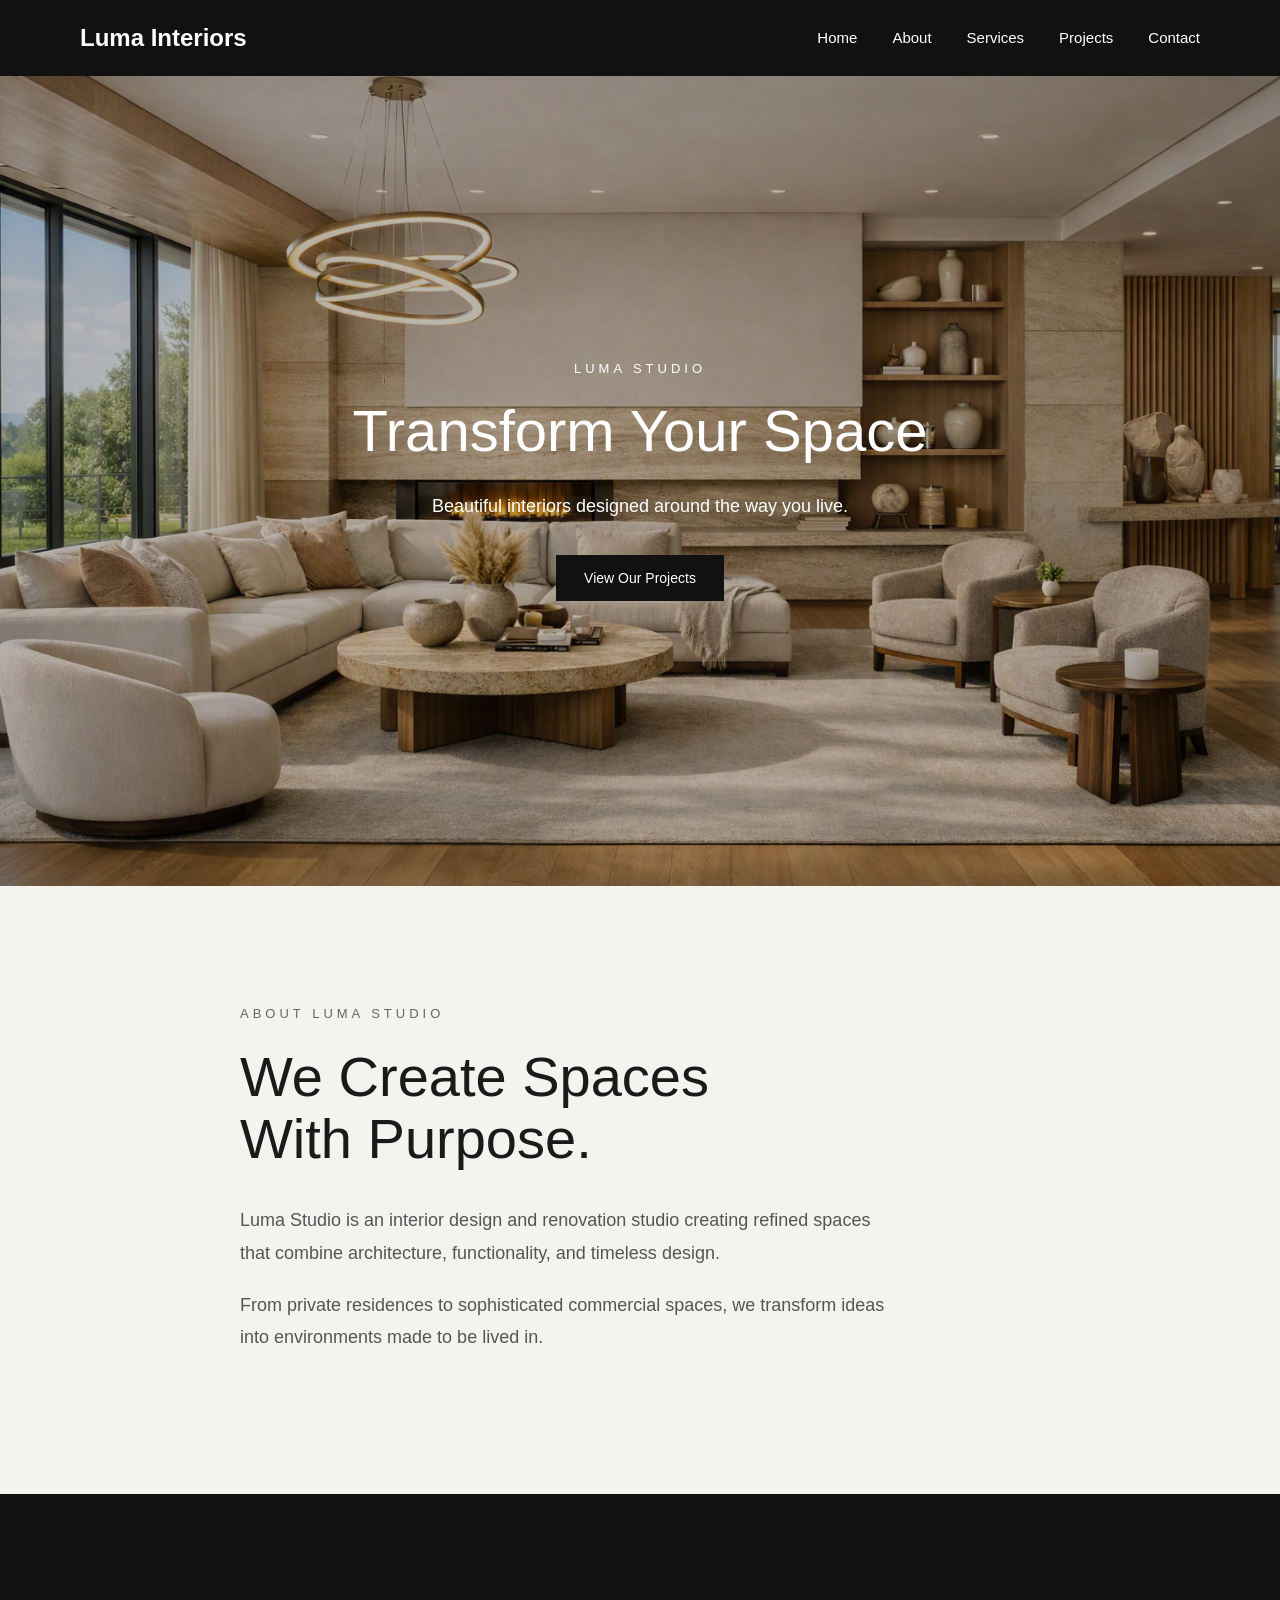
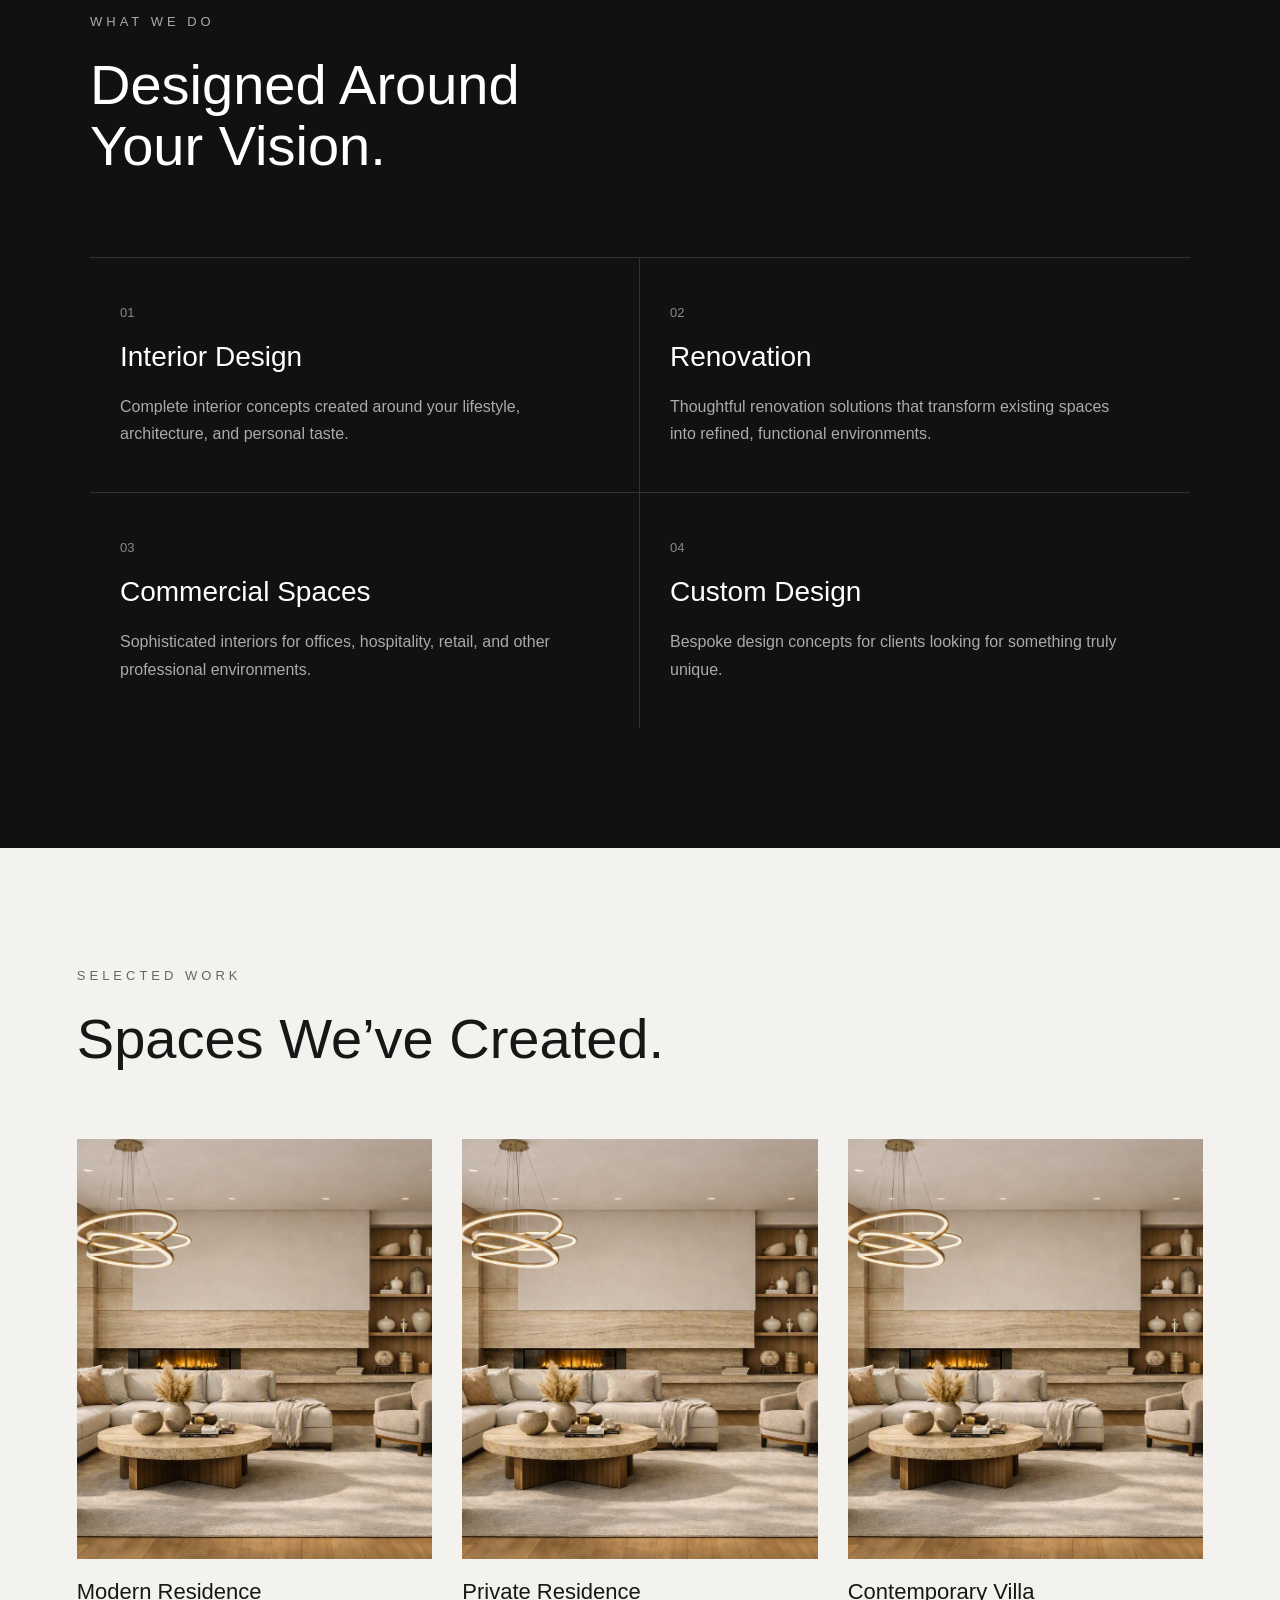
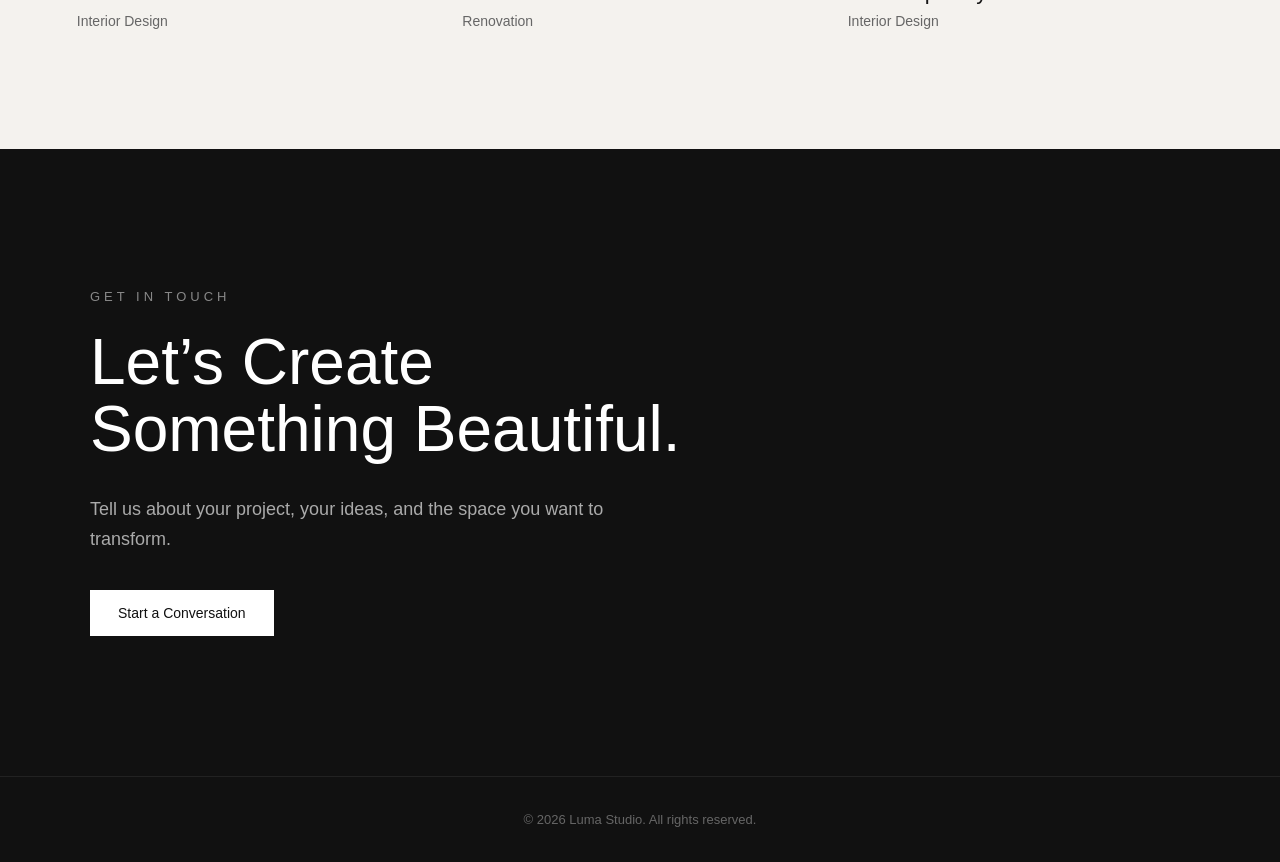
<file: index.html>
<!DOCTYPE html>
<html lang="en">

<head>
    <meta charset="UTF-8">
    <meta name="viewport" content="width=device-width, initial-scale=1.0">

    <title>Luma Studio</title>

    <link rel="stylesheet" href="style.css">
</head>

<body>

    <!-- HEADER -->
    <header>
        <nav>
            <h1 id="cms-business-name">Luma Studio</h1>

            <ul>
                <li><a href="#home">Home</a></li>
                <li><a href="#about">About</a></li>
                <li><a href="#services">Services</a></li>
                <li><a href="#projects">Projects</a></li>
                <li><a href="#contact">Contact</a></li>
            </ul>
        </nav>
    </header>

    <main>

        <!-- HERO -->
        <section id="home" class="hero">

            <img
                src="hero.jpg.png"
                alt="Luxury interior designed by Luma Studio"
            >

            <div class="hero-content">

                <p class="hero-label">LUMA STUDIO</p>

                <h2 id="cms-hero-title">
                    Spaces Designed To Be Remembered.
                </h2>

                <p id="cms-hero-text" class="hero-text">
                    Premium interior design and renovation
                    for spaces that feel truly yours.
                </p>

                <a href="#projects" class="hero-button">
                    View Our Projects
                </a>

            </div>

        </section>


        <!-- ABOUT -->
        <section id="about" class="about">

            <div class="about-content">

                <p class="section-label">ABOUT LUMA STUDIO</p>

                <h2>
                    We Create Spaces<br>
                    With Purpose.
                </h2>

                <p>
                    Luma Studio is an interior design and renovation studio
                    creating refined spaces that combine architecture,
                    functionality, and timeless design.
                </p>

                <p>
                    From private residences to sophisticated commercial spaces,
                    we transform ideas into environments made to be lived in.
                </p>

            </div>

        </section>


        <!-- SERVICES -->
        <section id="services" class="services">

            <div class="services-header">

                <p class="section-label">WHAT WE DO</p>

                <h2>
                    Designed Around<br>
                    Your Vision.
                </h2>

            </div>

            <div class="service-list">

                <article class="service">
                    <span>01</span>

                    <h3>Interior Design</h3>

                    <p>
                        Complete interior concepts created around your lifestyle,
                        architecture, and personal taste.
                    </p>
                </article>

                <article class="service">
                    <span>02</span>

                    <h3>Renovation</h3>

                    <p>
                        Thoughtful renovation solutions that transform existing
                        spaces into refined, functional environments.
                    </p>
                </article>

                <article class="service">
                    <span>03</span>

                    <h3>Commercial Spaces</h3>

                    <p>
                        Sophisticated interiors for offices, hospitality,
                        retail, and other professional environments.
                    </p>
                </article>

                <article class="service">
                    <span>04</span>

                    <h3>Custom Design</h3>

                    <p>
                        Bespoke design concepts for clients looking for something
                        truly unique.
                    </p>
                </article>

            </div>

        </section>


        <!-- PROJECTS -->
        <section id="projects">

            <div class="projects-content">

                <p class="section-label">SELECTED WORK</p>

                <h2>Spaces We’ve Created.</h2>

                <div class="projects-grid">

                    <article class="project-card">

                        <div class="project-image">
                            <img
                                src="hero.jpg.png"
                                alt="Modern residence interior project"
                            >
                        </div>

                        <h3>Modern Residence</h3>
                        <p>Interior Design</p>

                    </article>


                    <article class="project-card">

                        <div class="project-image">
                            <img
                                src="hero.jpg.png"
                                alt="Private residence interior project"
                            >
                        </div>

                        <h3>Private Residence</h3>
                        <p>Renovation</p>

                    </article>


                    <article class="project-card">

                        <div class="project-image">
                            <img
                                src="hero.jpg.png"
                                alt="Contemporary villa interior project"
                            >
                        </div>

                        <h3>Contemporary Villa</h3>
                        <p>Interior Design</p>

                    </article>

                </div>

            </div>

        </section>


        <!-- CONTACT -->
        <section id="contact">

            <div class="contact-content">

                <p class="section-label">GET IN TOUCH</p>

                <h2>
                    Let’s Create<br>
                    Something Beautiful.
                </h2>

                <p class="contact-text">
                    Tell us about your project, your ideas, and the space
                    you want to transform.
                </p>

                <a
                    href="mailto:hello@lumastudio.com"
                    class="contact-button"
                >
                    Start a Conversation
                </a>

            </div>

        </section>

    </main>


    <!-- FOOTER -->
    <footer>
        <p>
            &copy; <span id="year">2026</span> Luma Studio. All rights reserved.
        </p>
    </footer>


    <script src="script.js"></script>

</body>
</html>
</file>
<file: style.css>
/* ===== RESET ===== */

* {
    margin: 0;
    padding: 0;
    box-sizing: border-box;
}


/* ===== BASE ===== */

html {
    scroll-behavior: smooth;
}

body {
    font-family: Arial, sans-serif;
    color: #1a1a1a;
    background-color: #f5f3ef;
}

img {
    max-width: 100%;
}


/* ===== NAVIGATION ===== */

header {
    background-color: #111111;
    position: sticky;
    top: 0;
    z-index: 1000;
}

nav {
    max-width: 1200px;
    margin: 0 auto;
    padding: 24px 40px;

    display: flex;
    justify-content: space-between;
    align-items: center;
}

nav h1 {
    color: white;
    font-size: 24px;
}

nav ul {
    display: flex;
    gap: 35px;
    list-style: none;
}

nav a {
    color: white;
    text-decoration: none;
    font-size: 15px;
    transition: opacity 0.3s ease;
}

nav a:hover {
    opacity: 0.6;
}


/* ===== HERO ===== */

.hero {
    position: relative;
    min-height: 90vh;
    overflow: hidden;

    display: flex;
    align-items: center;
    justify-content: center;
    text-align: center;

    padding: 80px 40px;
}

.hero > img {
    position: absolute;
    inset: 0;

    width: 100%;
    height: 100%;

    object-fit: cover;
    z-index: 0;
}

.hero::after {
    content: "";
    position: absolute;
    inset: 0;

    background: rgba(0, 0, 0, 0.25);
    z-index: 1;
}

.hero-content {
    position: relative;
    z-index: 2;

    max-width: 900px;
    color: white;
}

.hero-label {
    font-size: 13px;
    letter-spacing: 4px;
    margin-bottom: 25px;
}

.hero h2 {
    font-size: 58px;
    line-height: 1.05;
    font-weight: 500;
    margin-bottom: 30px;
}

.hero-text {
    max-width: 550px;
    margin: 0 auto 35px;

    font-size: 18px;
    line-height: 1.6;
}

.hero-button {
    display: inline-block;

    padding: 15px 28px;

    background-color: #111111;
    color: white;

    text-decoration: none;
    font-size: 14px;

    transition:
        background-color 0.3s ease,
        transform 0.3s ease;
}

.hero-button:hover {
    background-color: #333333;
    transform: translateY(-2px);
}


/* ===== ABOUT ===== */

.about {
    padding: 120px 40px;
    background-color: #f5f3ef;
}

.about-content {
    max-width: 800px;
    margin: 0 auto;
}

.section-label {
    font-size: 13px;
    letter-spacing: 4px;
    margin-bottom: 25px;
    color: #666666;
}

.about h2 {
    font-size: 56px;
    line-height: 1.1;
    font-weight: 500;
    margin-bottom: 35px;
}

.about p:not(.section-label) {
    max-width: 650px;
    font-size: 18px;
    line-height: 1.8;
    color: #555555;
    margin-bottom: 20px;
}


/* ===== SERVICES ===== */

.services {
    padding: 120px 40px;
    background-color: #111111;
    color: white;
}

.services-header {
    max-width: 1100px;
    margin: 0 auto 80px;
}

.services-header .section-label {
    color: #aaaaaa;
}

.services h2 {
    font-size: 56px;
    line-height: 1.1;
    font-weight: 500;
}

.service-list {
    max-width: 1100px;
    margin: 0 auto;

    display: grid;
    grid-template-columns: 1fr 1fr;
}

.service {
    padding: 45px 30px;
    border-top: 1px solid #333333;
}

.service:nth-child(odd) {
    border-right: 1px solid #333333;
}

.service span {
    font-size: 13px;
    color: #888888;
}

.service h3 {
    font-size: 28px;
    font-weight: 500;
    margin: 20px 0;
}

.service p {
    max-width: 450px;
    color: #aaaaaa;
    line-height: 1.7;
}


/* ===== PROJECTS ===== */

#projects {
    padding: 120px 6%;
    background-color: #f4f2ee;
}

.projects-content {
    max-width: 1200px;
    margin: 0 auto;
}

#projects .section-label {
    color: #666666;
}

#projects > .projects-content > h2 {
    font-size: 56px;
    line-height: 1.1;
    font-weight: 400;
    margin: 20px 0 70px;
    color: #171717;
}

.projects-grid {
    display: grid;
    grid-template-columns: repeat(3, 1fr);
    gap: 30px;
}

.project-card {
    color: #171717;
    transition: transform 0.3s ease;
}

.project-card:hover {
    transform: translateY(-5px);
}

.project-image {
    width: 100%;
    height: 420px;
    overflow: hidden;
}

.project-image img {
    width: 100%;
    height: 100%;
    object-fit: cover;
    display: block;

    transition: transform 0.5s ease;
}

.project-card:hover .project-image img {
    transform: scale(1.04);
}

.project-card h3 {
    font-size: 22px;
    font-weight: 400;
    margin: 20px 0 8px;
}

.project-card p {
    margin: 0;
    color: #666666;
    font-size: 14px;
}


/* ===== CONTACT ===== */

#contact {
    padding: 140px 6%;
    background-color: #111111;
    color: white;
}

.contact-content {
    max-width: 1100px;
    margin: 0 auto;
}

#contact .section-label {
    color: #888888;
}

#contact h2 {
    font-size: 64px;
    line-height: 1.05;
    font-weight: 400;
    margin-bottom: 30px;
}

.contact-text {
    max-width: 550px;
    color: #aaaaaa;
    font-size: 18px;
    line-height: 1.7;
    margin-bottom: 35px;
}

.contact-button {
    display: inline-block;
    padding: 15px 28px;

    background-color: white;
    color: #111111;

    text-decoration: none;
    font-size: 14px;

    transition:
        background-color 0.3s ease,
        transform 0.3s ease;
}

.contact-button:hover {
    background-color: #dddddd;
    transform: translateY(-2px);
}


/* ===== FOOTER ===== */

footer {
    padding: 35px 40px;
    background-color: #111111;
    color: #666666;
    text-align: center;
    font-size: 13px;
    border-top: 1px solid #222222;
}


/* ===== RESPONSIVE ===== */

@media (max-width: 768px) {

    header {
        position: sticky;
    }

    nav {
        padding: 18px 20px;
        flex-direction: column;
        gap: 18px;
    }

    nav h1 {
        font-size: 22px;
    }

    nav ul {
        width: 100%;
        justify-content: center;
        flex-wrap: wrap;
        gap: 12px 18px;
    }

    nav a {
        font-size: 13px;
    }

    .hero {
        min-height: 75vh;
        padding: 60px 20px;
    }

    .hero h2 {
        font-size: 42px;
    }

    .hero-text {
        font-size: 16px;
    }

    .about {
        padding: 80px 25px;
    }

    .about h2 {
        font-size: 42px;
    }

    .about p:not(.section-label) {
        font-size: 16px;
    }

    .services {
        padding: 80px 25px;
    }

    .services-header {
        margin-bottom: 50px;
    }

    .services h2 {
        font-size: 42px;
    }

    .service-list {
        grid-template-columns: 1fr;
    }

    .service:nth-child(odd) {
        border-right: none;
    }

    .service {
        padding: 35px 10px;
    }

    .service h3 {
        font-size: 24px;
    }

    #projects {
        padding: 80px 25px;
    }

    #projects > .projects-content > h2 {
        font-size: 42px;
        margin-bottom: 50px;
    }

    .projects-grid {
        grid-template-columns: 1fr;
        gap: 45px;
    }

    .project-image {
        height: 360px;
    }

    #contact {
        padding: 90px 25px;
    }

    #contact h2 {
        font-size: 48px;
    }

    .contact-text {
        font-size: 16px;
    }

    footer {
        padding: 30px 20px;
    }
}


@media (max-width: 480px) {

    .hero h2 {
        font-size: 34px;
    }

    .hero-label,
    .section-label {
        font-size: 11px;
        letter-spacing: 3px;
    }

    .about h2,
    .services h2,
    #projects > .projects-content > h2 {
        font-size: 34px;
    }

    #contact h2 {
        font-size: 38px;
    }

    .project-image {
        height: 300px;
    }
}
</file>
